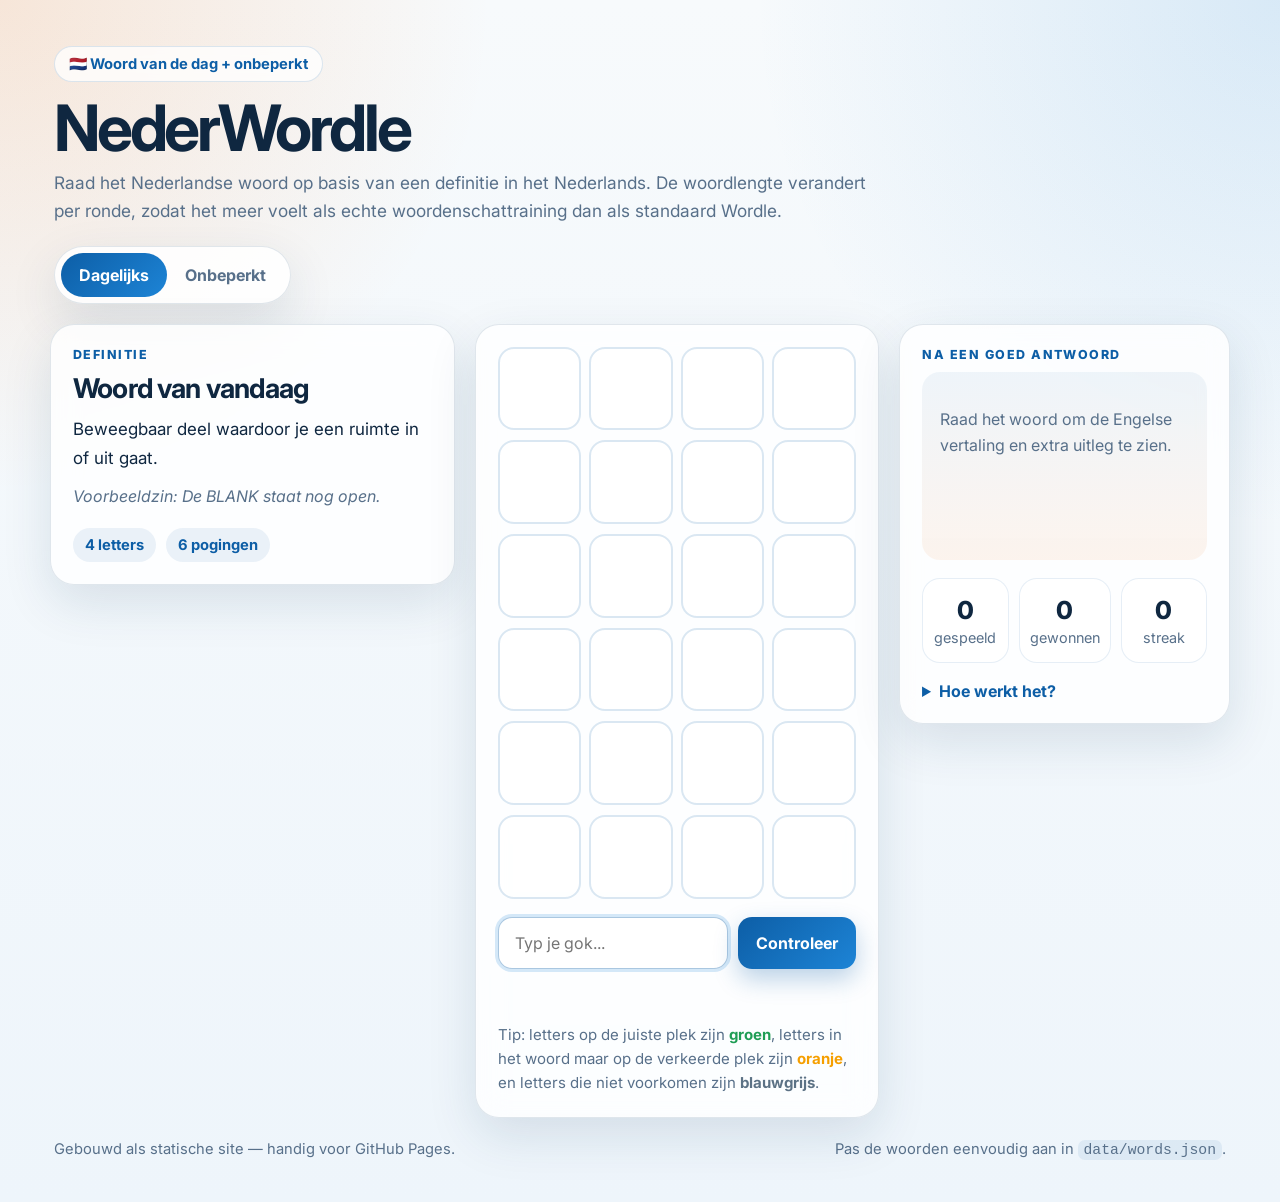
<file: nederword/index.html>
<!DOCTYPE html>
<html lang="nl">
<head>
  <meta charset="UTF-8">
  <meta name="viewport" content="width=device-width, initial-scale=1.0">
  <title>NederWordle — dagelijks Nederlands woordspel</title>
  <meta name="description" content="Een moderne, Dutch-themed woordspel om Nederlandse woordenschat te oefenen met definities, een dagelijks woord en onbeperkte modus.">
  <link rel="preconnect" href="https://fonts.googleapis.com">
  <link rel="preconnect" href="https://fonts.gstatic.com" crossorigin>
  <link href="https://fonts.googleapis.com/css2?family=Inter:wght@400;500;600;700;800&display=swap" rel="stylesheet">
  <link rel="stylesheet" href="styles.css">
  <meta name="apple-mobile-web-app-capable" content="yes">
  <meta name="apple-mobile-web-app-status-bar-style" content="default">

  <script>
    (function () {
      try {
        var raw = localStorage.getItem("worldleaderle_settings_v1");
        var parsed = raw ? JSON.parse(raw) : null;
        var theme = parsed && ["default", "dark", "light", "system"].includes(parsed.theme) ? parsed.theme : "default";
        document.documentElement.setAttribute("data-theme", theme);
      } catch (error) {
        document.documentElement.setAttribute("data-theme", "default");
      }
    })();
  </script>

  <link rel="icon" href="./favicon.ico" type="image/x-icon" />
  <link rel="icon" type="image/png" sizes="32x32" href="/favicon-32x32.png">
  <link rel="icon" type="image/png" sizes="16x16" href="/favicon-16x16.png">
  <link rel="apple-touch-icon" sizes="180x180" href="/apple-touch-icon.png">
  <link rel="manifest" href="/site.webmanifest">

  <!-- Google Tag Manager -->
  </div>

  <script>(function(w,d,s,l,i){w[l]=w[l]||[];w[l].push({'gtm.start':
  new Date().getTime(),event:'gtm.js'});var f=d.getElementsByTagName(s)[0],
  j=d.createElement(s),dl=l!='dataLayer'?'&l='+l:'';j.async=true;j.src=
  'https://www.googletagmanager.com/gtm.js?id='+i+dl;f.parentNode.insertBefore(j,f);
  })(window,document,'script','dataLayer','GTM-T97ZHZK5');</script>
  <!-- End Google Tag Manager -->

  <!-- Start cookieyes banner -->
	<script id="cookieyes" type="text/javascript" src="https://cdn-cookieyes.com/client_data/74caf25dbe8d2eeb22a01fda/script.js"></script>
  <!-- End cookieyes banner -->
  
</head>
<body>
  <!-- Google Tag Manager (noscript) -->
  <noscript><iframe src="https://www.googletagmanager.com/ns.html?id=GTM-T97ZHZK5"
  height="0" width="0" style="display:none;visibility:hidden"></iframe></noscript>
  <!-- End Google Tag Manager (noscript) -->
  <div class="page-shell">
    <header class="hero">
      <div class="hero__badge">🇳🇱 Woord van de dag + onbeperkt</div>
      <h1>NederWordle</h1>
      <p class="hero__subtitle">
        Raad het Nederlandse woord op basis van een definitie in het Nederlands.
        De woordlengte verandert per ronde, zodat het meer voelt als echte woordenschattraining dan als standaard Wordle.
      </p>

      <div class="top-controls">
        <div class="mode-switch" role="tablist" aria-label="Spelmodus">
          <button id="dailyModeBtn" class="mode-btn active" type="button" aria-pressed="true">Dagelijks</button>
          <button id="unlimitedModeBtn" class="mode-btn" type="button" aria-pressed="false">Onbeperkt</button>
        </div>
        <button id="newUnlimitedBtn" class="secondary-btn" type="button" hidden>Nieuw woord</button>
      </div>
    </header>

    <main class="game-layout">
      <section class="card clue-card">
        <div class="card__label">Definitie</div>
        <h2 id="modeTitle">Woord van vandaag</h2>
        <p id="definitionNl" class="definition"></p>
        <p id="exampleNl" class="example"></p>
        <div class="meta-row">
          <span id="lengthPill" class="pill"></span>
          <span id="attemptsPill" class="pill">6 pogingen</span>
        </div>
      </section>

      <section class="card board-card">
        <div id="board" class="board" aria-live="polite"></div>

        <form id="guessForm" class="guess-form" autocomplete="off">
          <label for="guessInput" class="sr-only">Jouw gok</label>
          <input id="guessInput" type="text" inputmode="text" autocapitalize="none" spellcheck="false" maxlength="20" placeholder="Typ je gok..." />
          <button type="submit" class="primary-btn">Controleer</button>
        </form>

        <div id="message" class="message" role="status" aria-live="polite"></div>
        <div class="action-row">
          <button id="shareBtn" class="secondary-btn" type="button" hidden>Deel resultaat</button>
        </div>

        <div class="keyboard-hint">
          Tip: letters op de juiste plek zijn <span class="hint correct">groen</span>,
          letters in het woord maar op de verkeerde plek zijn <span class="hint present">oranje</span>,
          en letters die niet voorkomen zijn <span class="hint absent">blauwgrijs</span>.
        </div>
      </section>

      <aside class="card sidebar-card">
        <div class="card__label">Na een goed antwoord</div>
        <div id="resultPanel" class="result-panel empty">
          <p>Raad het woord om de Engelse vertaling en extra uitleg te zien.</p>
        </div>

        <div class="stats">
          <div class="stat">
            <span class="stat__value" id="statPlayed">0</span>
            <span class="stat__label">gespeeld</span>
          </div>
          <div class="stat">
            <span class="stat__value" id="statWon">0</span>
            <span class="stat__label">gewonnen</span>
          </div>
          <div class="stat">
            <span class="stat__value" id="statStreak">0</span>
            <span class="stat__label">streak</span>
          </div>
        </div>

        <details class="howto">
          <summary>Hoe werkt het?</summary>
          <p>Je krijgt eerst een definitie in het Nederlands. Daarna probeer je het juiste woord te raden.</p>
          <p>De lengte van het woord verandert per ronde. Dat maakt het spel flexibeler en bruikbaarder voor taalverwerving.</p>
          <p>In de dagelijkse modus krijgt iedereen op dezelfde dag hetzelfde woord. In onbeperkte modus krijg je steeds een nieuw woord uit de woordbank.</p>
          <p>Na een goed antwoord verschijnt de Engelse vertaling, plus de Nederlandse definitie en een voorbeeldzin.</p>
        </details>
      </aside>
    </main>

    <footer class="footer">
      <span>Gebouwd als statische site — handig voor GitHub Pages.</span>
      <span>Pas de woorden eenvoudig aan in <code>data/words.json</code>.</span>
    </footer>
  </div>

  <script src="scripts/app.js"></script>
</body>
</html>
</file>
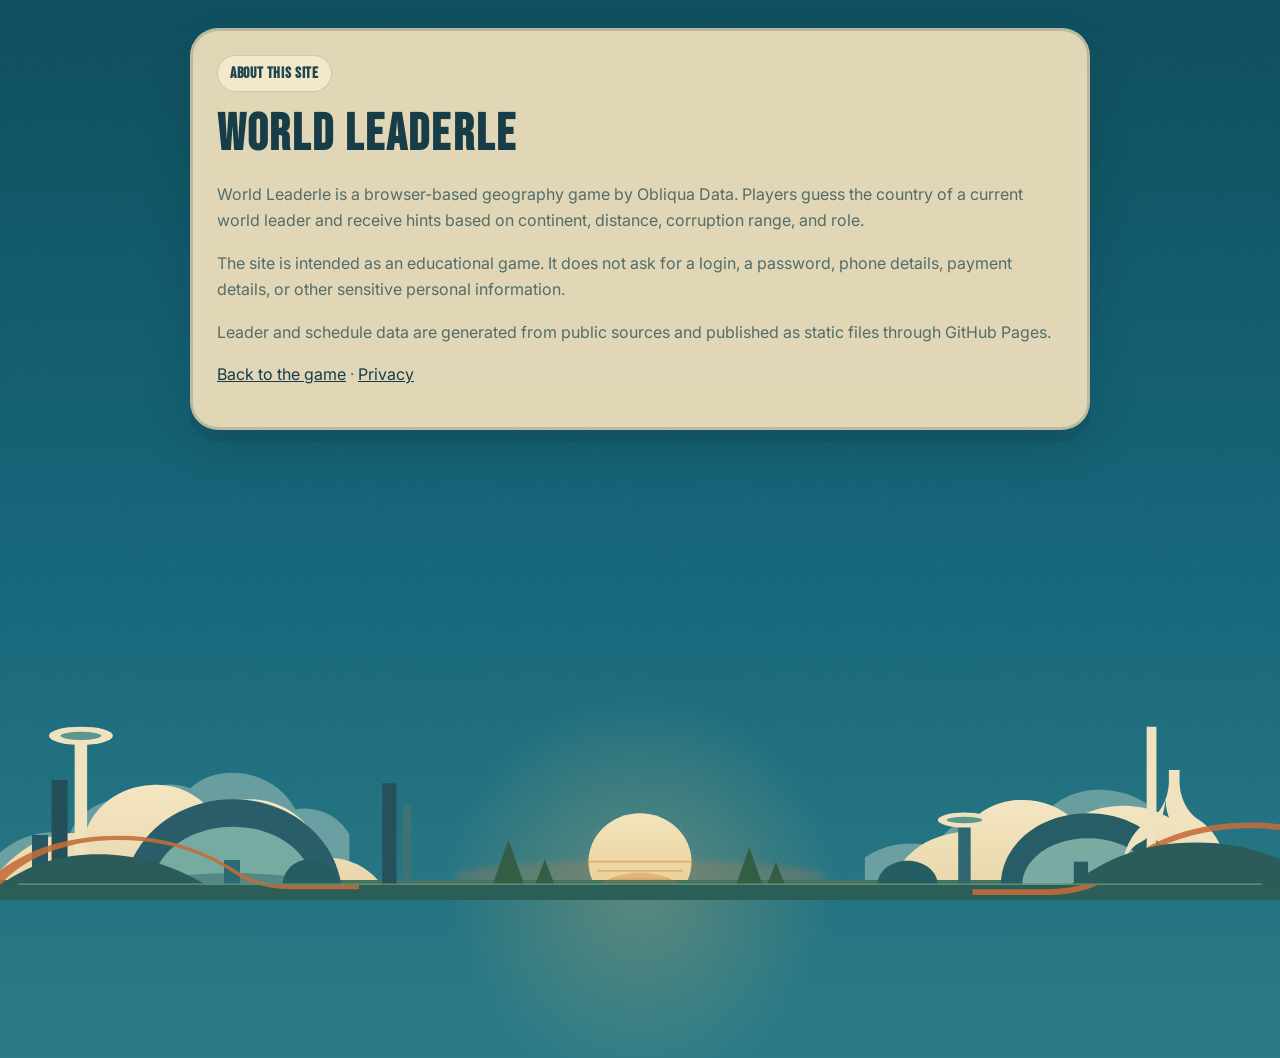
<file: about.html>
<!DOCTYPE html>
<html lang="en">
<head>
  <meta charset="UTF-8" />
  <meta name="viewport" content="width=device-width, initial-scale=1.0" />
  <title>About • World Leaderle</title>
  <meta name="description" content="About World Leaderle, a browser-based geography game by Obliqua Data." />
  <meta name="apple-mobile-web-app-capable" content="yes">
  <meta name="apple-mobile-web-app-status-bar-style" content="default">

  <link rel="preconnect" href="https://fonts.googleapis.com">
  <link rel="preconnect" href="https://fonts.gstatic.com" crossorigin>
  <link href="https://fonts.googleapis.com/css2?family=Bebas+Neue&family=Inter:wght@400;500;600;700;800&display=swap" rel="stylesheet">

  <script>
    (function () {
      try {
        var raw = localStorage.getItem("worldleaderle_settings_v1");
        var parsed = raw ? JSON.parse(raw) : null;
        var theme = parsed && ["default", "dark", "light", "system"].includes(parsed.theme) ? parsed.theme : "default";
        document.documentElement.setAttribute("data-theme", theme);
      } catch (error) {
        document.documentElement.setAttribute("data-theme", "default");
      }
    })();
  </script>

  <link rel="icon" href="./favicon.ico" type="image/x-icon" />
  <link rel="icon" type="image/png" sizes="32x32" href="/favicon-32x32.png">
  <link rel="icon" type="image/png" sizes="16x16" href="/favicon-16x16.png">
  <link rel="apple-touch-icon" sizes="180x180" href="/apple-touch-icon.png">
  <link rel="manifest" href="/site.webmanifest">

  <!-- Google Tag Manager -->
  <script>(function(w,d,s,l,i){w[l]=w[l]||[];w[l].push({'gtm.start':
  new Date().getTime(),event:'gtm.js'});var f=d.getElementsByTagName(s)[0],
  j=d.createElement(s),dl=l!='dataLayer'?'&l='+l:'';j.async=true;j.src=
  'https://www.googletagmanager.com/gtm.js?id='+i+dl;f.parentNode.insertBefore(j,f);
  })(window,document,'script','dataLayer','GTM-T97ZHZK5');</script>
  <!-- End Google Tag Manager -->

  <!-- Start cookieyes banner -->
	<script id="cookieyes" type="text/javascript" src="https://cdn-cookieyes.com/client_data/74caf25dbe8d2eeb22a01fda/script.js"></script>
  <!-- End cookieyes banner -->
   
  <style>
    :root {
      --bg: #07111f; --card: rgba(10,17,32,.82); --text: #eef4ff; --muted: #9fb0ca;
      --border: rgba(255,255,255,.12); --shadow: 0 20px 60px rgba(0,0,0,.35);
      font-family: Inter, system-ui, -apple-system, BlinkMacSystemFont, "Segoe UI", sans-serif;
      color-scheme: dark;
    }
    html[data-theme="default"] {
      color-scheme: light;
      --bg: #15657a; --card: rgba(239,223,187,.94); --text: #173d48; --muted: #526d6a;
      --border: rgba(32,70,74,.2); --shadow: 0 12px 0 rgba(19,53,62,.14), 0 22px 45px rgba(11,28,33,.16);
    }
    html[data-theme="light"] {
      color-scheme: light;
      --bg: #F1EAD7; --card: rgba(252,248,239,.94); --text: #2b4f22; --muted: #5d7254;
      --border: rgba(50,95,34,.14); --shadow: 0 20px 60px rgba(76,92,48,.12);
    }
    body { margin:0; min-height:100vh; color:var(--text);
      background: radial-gradient(circle at top left, rgba(76,201,240,.17), transparent 24%),
                  radial-gradient(circle at top right, rgba(124,58,237,.16), transparent 28%),
                  linear-gradient(180deg, #020814, #07111f);
      padding: 28px 16px 130px; position: relative; overflow-x:hidden; }
    html[data-theme="default"] body {
      background: radial-gradient(circle at 50% 84%, rgba(234,191,110,.28), transparent 18%), linear-gradient(180deg, #0d4c5d 0%, #15657a 55%, #2b7b87 100%);
    }
    html[data-theme="light"] body {
      background: radial-gradient(circle at top left, rgba(167,182,146,.22), transparent 24%), radial-gradient(circle at top right, rgba(133,179,128,.18), transparent 28%), linear-gradient(180deg, #fbf7ee, #F1EAD7);
    }
    @media (prefers-color-scheme: light) {
      html[data-theme="system"] { color-scheme: light; --bg: #F1EAD7; --card: rgba(252,248,239,.94); --text: #2b4f22; --muted: #5d7254; --border: rgba(50,95,34,.14); --shadow: 0 20px 60px rgba(76,92,48,.12); }
      html[data-theme="system"] body { background: radial-gradient(circle at top left, rgba(167,182,146,.22), transparent 24%), radial-gradient(circle at top right, rgba(133,179,128,.18), transparent 28%), linear-gradient(180deg, #fbf7ee, #F1EAD7); }
    }
    body::before, body::after { content:""; position:fixed; inset:0; pointer-events:none; opacity:0; }
    body::before { z-index:-2; background: linear-gradient(rgba(246,234,203,.06), rgba(246,234,203,.06)), url("./assets/paper-noise.png"); background-size:auto,256px 256px; background-repeat:repeat; mix-blend-mode:soft-light; }
    body::after { z-index:-1; inset:auto 0 0 0; height:min(34vh,300px); background:url("./assets/retro-skyline.svg") center bottom / cover no-repeat; }
    html[data-theme="default"] body::before, html[data-theme="default"] body::after { opacity:1; }
    .shell { max-width: 900px; margin: 0 auto; position:relative; z-index:1; }
    .card { background: var(--card); border:2px solid var(--border); border-radius:28px; box-shadow:var(--shadow); padding:24px; }
    html[data-theme="default"] .card { border-width:3px; }
    h1 { margin:0 0 10px; font-size: clamp(2.6rem, 4vw, 4rem); }
    html[data-theme="default"] h1, html[data-theme="default"] .eyebrow { font-family: "Bebas Neue", Impact, Haettenschweiler, "Arial Narrow Bold", sans-serif; letter-spacing:.04em; }
    p, li { color: var(--muted); line-height:1.65; }
    a { color: var(--text); }
    .eyebrow { display:inline-flex; padding:8px 12px; border-radius:999px; background: rgba(255,255,255,.05); border:1px solid rgba(255,255,255,.1); margin-bottom:12px; font-weight:700; }
    html[data-theme="default"] .eyebrow { background: rgba(245,233,205,.95); border-color: rgba(32,70,74,.18); color:#214751; }
  </style>
</head>
<body>
  <!-- Google Tag Manager (noscript) -->
  <noscript><iframe src="https://www.googletagmanager.com/ns.html?id=GTM-T97ZHZK5"
  height="0" width="0" style="display:none;visibility:hidden"></iframe></noscript>
  <!-- End Google Tag Manager (noscript) -->
  <div class="shell">
    <main class="card">
      <div class="eyebrow">About this site</div>
      <h1>World Leaderle</h1>
      <p>World Leaderle is a browser-based geography game by Obliqua Data. Players guess the country of a current world leader and receive hints based on continent, distance, corruption range, and role.</p>
      <p>The site is intended as an educational game. It does not ask for a login, a password, phone details, payment details, or other sensitive personal information.</p>
      <p>Leader and schedule data are generated from public sources and published as static files through GitHub Pages.</p>
      <p><a href="./">Back to the game</a> · <a href="./privacy.html">Privacy</a></p>
    </main>
  </div>
</body>
</html>
</file>
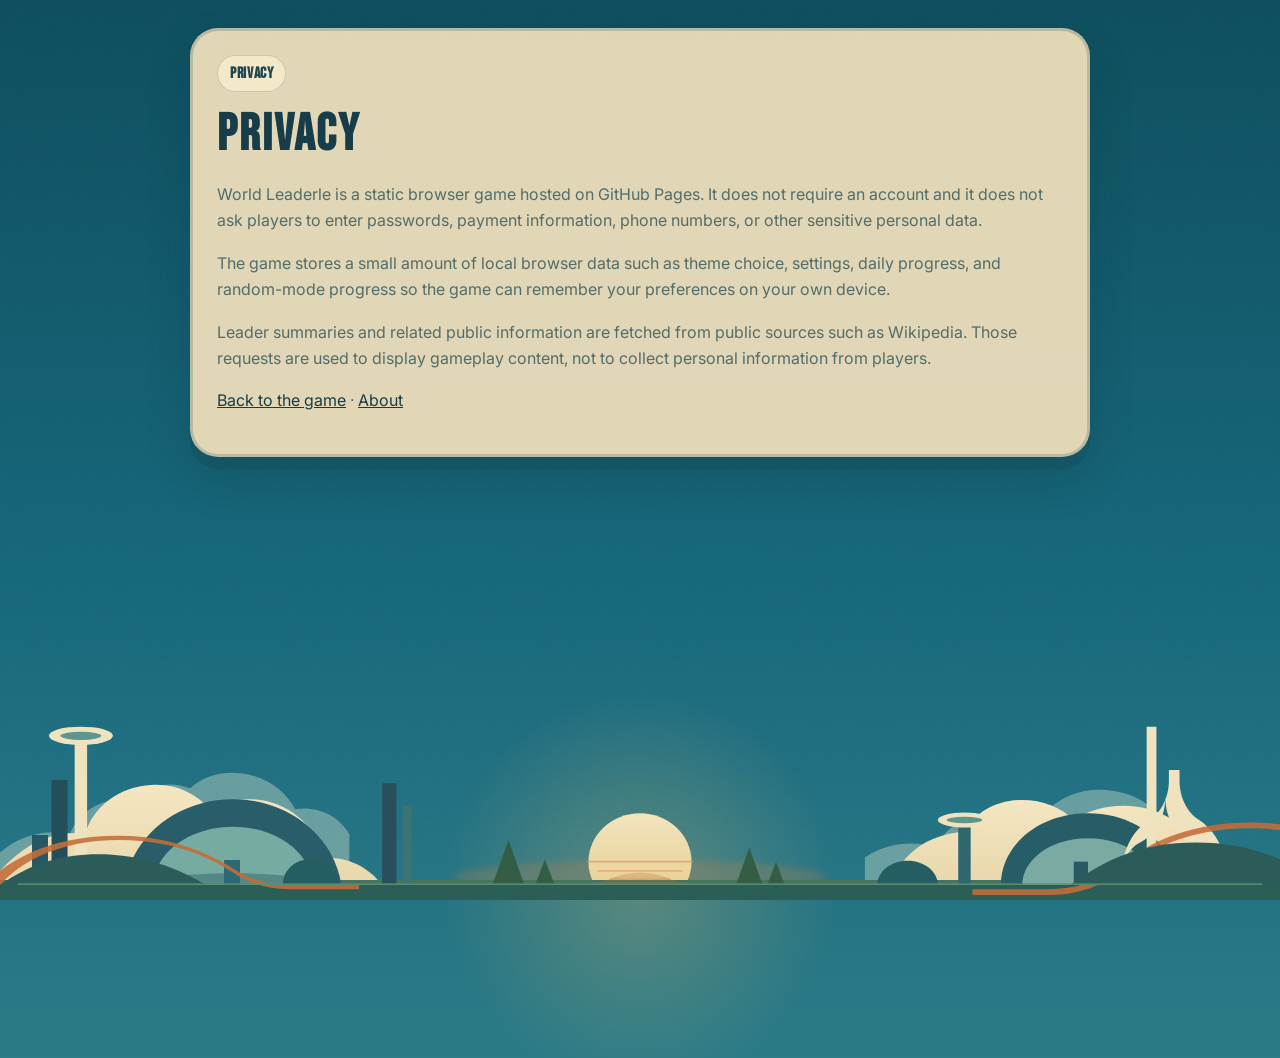
<file: privacy.html>
<!DOCTYPE html>
<html lang="en">
<head>
  <meta charset="UTF-8" />
  <meta name="viewport" content="width=device-width, initial-scale=1.0" />
  <title>Privacy • World Leaderle</title>
  <meta name="description" content="Privacy information for World Leaderle." />
  <meta name="apple-mobile-web-app-capable" content="yes">
  <meta name="apple-mobile-web-app-status-bar-style" content="default">

  <link rel="preconnect" href="https://fonts.googleapis.com">
  <link rel="preconnect" href="https://fonts.gstatic.com" crossorigin>
  <link href="https://fonts.googleapis.com/css2?family=Bebas+Neue&family=Inter:wght@400;500;600;700;800&display=swap" rel="stylesheet">

  <script>
    (function () {
      try {
        var raw = localStorage.getItem("worldleaderle_settings_v1");
        var parsed = raw ? JSON.parse(raw) : null;
        var theme = parsed && ["default", "dark", "light", "system"].includes(parsed.theme) ? parsed.theme : "default";
        document.documentElement.setAttribute("data-theme", theme);
      } catch (error) {
        document.documentElement.setAttribute("data-theme", "default");
      }
    })();
  </script>

  <link rel="icon" href="./favicon.ico" type="image/x-icon" />
  <link rel="icon" type="image/png" sizes="32x32" href="/favicon-32x32.png">
  <link rel="icon" type="image/png" sizes="16x16" href="/favicon-16x16.png">
  <link rel="apple-touch-icon" sizes="180x180" href="/apple-touch-icon.png">
  <link rel="manifest" href="/site.webmanifest">

  <!-- Google Tag Manager -->
  <script>(function(w,d,s,l,i){w[l]=w[l]||[];w[l].push({'gtm.start':
  new Date().getTime(),event:'gtm.js'});var f=d.getElementsByTagName(s)[0],
  j=d.createElement(s),dl=l!='dataLayer'?'&l='+l:'';j.async=true;j.src=
  'https://www.googletagmanager.com/gtm.js?id='+i+dl;f.parentNode.insertBefore(j,f);
  })(window,document,'script','dataLayer','GTM-T97ZHZK5');</script>
  <!-- End Google Tag Manager -->

  <!-- Start cookieyes banner -->
	<script id="cookieyes" type="text/javascript" src="https://cdn-cookieyes.com/client_data/74caf25dbe8d2eeb22a01fda/script.js"></script>
  <!-- End cookieyes banner -->

  <style>
    :root {
      --bg: #07111f; --card: rgba(10,17,32,.82); --text: #eef4ff; --muted: #9fb0ca;
      --border: rgba(255,255,255,.12); --shadow: 0 20px 60px rgba(0,0,0,.35);
      font-family: Inter, system-ui, -apple-system, BlinkMacSystemFont, "Segoe UI", sans-serif;
      color-scheme: dark;
    }
    html[data-theme="default"] {
      color-scheme: light;
      --bg: #15657a; --card: rgba(239,223,187,.94); --text: #173d48; --muted: #526d6a;
      --border: rgba(32,70,74,.2); --shadow: 0 12px 0 rgba(19,53,62,.14), 0 22px 45px rgba(11,28,33,.16);
    }
    html[data-theme="light"] {
      color-scheme: light;
      --bg: #F1EAD7; --card: rgba(252,248,239,.94); --text: #2b4f22; --muted: #5d7254;
      --border: rgba(50,95,34,.14); --shadow: 0 20px 60px rgba(76,92,48,.12);
    }
    body { margin:0; min-height:100vh; color:var(--text);
      background: radial-gradient(circle at top left, rgba(76,201,240,.17), transparent 24%),
                  radial-gradient(circle at top right, rgba(124,58,237,.16), transparent 28%),
                  linear-gradient(180deg, #020814, #07111f);
      padding: 28px 16px 130px; position: relative; overflow-x:hidden; }
    html[data-theme="default"] body {
      background: radial-gradient(circle at 50% 84%, rgba(234,191,110,.28), transparent 18%), linear-gradient(180deg, #0d4c5d 0%, #15657a 55%, #2b7b87 100%);
    }
    html[data-theme="light"] body {
      background: radial-gradient(circle at top left, rgba(167,182,146,.22), transparent 24%), radial-gradient(circle at top right, rgba(133,179,128,.18), transparent 28%), linear-gradient(180deg, #fbf7ee, #F1EAD7);
    }
    @media (prefers-color-scheme: light) {
      html[data-theme="system"] { color-scheme: light; --bg: #F1EAD7; --card: rgba(252,248,239,.94); --text: #2b4f22; --muted: #5d7254; --border: rgba(50,95,34,.14); --shadow: 0 20px 60px rgba(76,92,48,.12); }
      html[data-theme="system"] body { background: radial-gradient(circle at top left, rgba(167,182,146,.22), transparent 24%), radial-gradient(circle at top right, rgba(133,179,128,.18), transparent 28%), linear-gradient(180deg, #fbf7ee, #F1EAD7); }
    }
    body::before, body::after { content:""; position:fixed; inset:0; pointer-events:none; opacity:0; }
    body::before { z-index:-2; background: linear-gradient(rgba(246,234,203,.06), rgba(246,234,203,.06)), url("./assets/paper-noise.png"); background-size:auto,256px 256px; background-repeat:repeat; mix-blend-mode:soft-light; }
    body::after { z-index:-1; inset:auto 0 0 0; height:min(34vh,300px); background:url("./assets/retro-skyline.svg") center bottom / cover no-repeat; }
    html[data-theme="default"] body::before, html[data-theme="default"] body::after { opacity:1; }
    .shell { max-width: 900px; margin: 0 auto; position:relative; z-index:1; }
    .card { background: var(--card); border:2px solid var(--border); border-radius:28px; box-shadow:var(--shadow); padding:24px; }
    html[data-theme="default"] .card { border-width:3px; }
    h1 { margin:0 0 10px; font-size: clamp(2.6rem, 4vw, 4rem); }
    html[data-theme="default"] h1, html[data-theme="default"] .eyebrow { font-family: "Bebas Neue", Impact, Haettenschweiler, "Arial Narrow Bold", sans-serif; letter-spacing:.04em; }
    p, li { color: var(--muted); line-height:1.65; }
    a { color: var(--text); }
    .eyebrow { display:inline-flex; padding:8px 12px; border-radius:999px; background: rgba(255,255,255,.05); border:1px solid rgba(255,255,255,.1); margin-bottom:12px; font-weight:700; }
    html[data-theme="default"] .eyebrow { background: rgba(245,233,205,.95); border-color: rgba(32,70,74,.18); color:#214751; }
  </style>
</head>
<body>
  <!-- Google Tag Manager (noscript) -->
  <noscript><iframe src="https://www.googletagmanager.com/ns.html?id=GTM-T97ZHZK5"
  height="0" width="0" style="display:none;visibility:hidden"></iframe></noscript>
  <!-- End Google Tag Manager (noscript) -->
  <div class="shell">
    <main class="card">
      <div class="eyebrow">Privacy</div>
      <h1>Privacy</h1>
      <p>World Leaderle is a static browser game hosted on GitHub Pages. It does not require an account and it does not ask players to enter passwords, payment information, phone numbers, or other sensitive personal data.</p>
      <p>The game stores a small amount of local browser data such as theme choice, settings, daily progress, and random-mode progress so the game can remember your preferences on your own device.</p>
      <p>Leader summaries and related public information are fetched from public sources such as Wikipedia. Those requests are used to display gameplay content, not to collect personal information from players.</p>
      <p><a href="./">Back to the game</a> · <a href="./about.html">About</a></p>
    </main>
  </div>
</body>
</html>
</file>
<file: nederword/styles.css>
* {
  box-sizing: border-box;
}

:root {
  --bg-1: #f7fafc;
  --bg-2: #eef5fb;
  --card: rgba(255, 255, 255, 0.82);
  --stroke: rgba(14, 56, 96, 0.12);
  --text: #0f2740;
  --muted: #58708a;
  --brand: #0d5ea6;
  --brand-2: #1d84d6;
  --accent: #f47c20;
  --correct: #1f9d55;
  --present: #f59f00;
  --absent: #8ca0b3;
  --shadow: 0 18px 50px rgba(18, 55, 93, 0.12);
  --radius: 24px;
}

html, body {
  margin: 0;
  min-height: 100%;
  font-family: "Inter", system-ui, sans-serif;
  color: var(--text);
  background:
    radial-gradient(circle at top left, rgba(244, 124, 32, 0.16), transparent 28%),
    radial-gradient(circle at top right, rgba(29, 132, 214, 0.14), transparent 30%),
    linear-gradient(180deg, var(--bg-1), var(--bg-2));
}

body {
  padding: 28px 18px 40px;
}

.page-shell {
  width: min(1180px, 100%);
  margin: 0 auto;
}

.hero {
  padding: 18px 4px 20px;
}

.hero__badge {
  display: inline-flex;
  align-items: center;
  gap: 8px;
  border: 1px solid rgba(13, 94, 166, 0.14);
  background: rgba(255, 255, 255, 0.75);
  color: var(--brand);
  border-radius: 999px;
  padding: 8px 14px;
  font-size: 0.92rem;
  font-weight: 700;
  backdrop-filter: blur(8px);
}

h1 {
  margin: 16px 0 10px;
  font-size: clamp(2.6rem, 5vw, 4.5rem);
  line-height: 0.95;
  letter-spacing: -0.05em;
}

.hero__subtitle {
  max-width: 820px;
  font-size: 1.08rem;
  line-height: 1.65;
  color: var(--muted);
  margin: 0 0 20px;
}

.top-controls {
  display: flex;
  gap: 14px;
  flex-wrap: wrap;
  align-items: center;
}

.mode-switch {
  display: inline-flex;
  padding: 6px;
  border-radius: 999px;
  background: rgba(255,255,255,0.85);
  box-shadow: var(--shadow);
  border: 1px solid var(--stroke);
}

.mode-btn,
.primary-btn,
.secondary-btn {
  font: inherit;
  cursor: pointer;
  border: none;
  transition: transform .15s ease, opacity .15s ease, background .2s ease;
}

.mode-btn {
  padding: 12px 18px;
  border-radius: 999px;
  background: transparent;
  color: var(--muted);
  font-weight: 700;
}

.mode-btn.active {
  background: linear-gradient(135deg, var(--brand), var(--brand-2));
  color: white;
}

.primary-btn {
  background: linear-gradient(135deg, var(--brand), var(--brand-2));
  color: white;
  padding: 14px 18px;
  border-radius: 14px;
  font-weight: 700;
  box-shadow: 0 10px 24px rgba(13, 94, 166, 0.28);
}

.secondary-btn {
  background: rgba(255,255,255,0.85);
  color: var(--brand);
  border: 1px solid rgba(13, 94, 166, 0.16);
  padding: 14px 18px;
  border-radius: 14px;
  font-weight: 700;
}

.mode-btn:hover,
.primary-btn:hover,
.secondary-btn:hover {
  transform: translateY(-1px);
}

.game-layout {
  display: grid;
  grid-template-columns: 1.1fr 1.1fr 0.9fr;
  gap: 20px;
  align-items: start;
}

.card {
  background: var(--card);
  border: 1px solid var(--stroke);
  border-radius: var(--radius);
  box-shadow: var(--shadow);
  backdrop-filter: blur(14px);
  padding: 22px;
}

.card__label {
  font-size: .78rem;
  letter-spacing: .12em;
  text-transform: uppercase;
  color: var(--brand);
  font-weight: 800;
  margin-bottom: 10px;
}

.clue-card h2 {
  margin: 0 0 10px;
  font-size: 1.7rem;
  letter-spacing: -0.03em;
}

.definition {
  font-size: 1.06rem;
  line-height: 1.7;
  margin: 0 0 12px;
}

.example {
  margin: 0;
  color: var(--muted);
  font-style: italic;
  line-height: 1.6;
}

.meta-row {
  display: flex;
  gap: 10px;
  flex-wrap: wrap;
  margin-top: 18px;
}

.pill {
  display: inline-flex;
  align-items: center;
  padding: 8px 12px;
  border-radius: 999px;
  background: rgba(13, 94, 166, 0.08);
  color: var(--brand);
  font-weight: 700;
  font-size: 0.92rem;
}

.board {
  display: grid;
  gap: 10px;
  margin-bottom: 18px;
}

.row {
  display: grid;
  gap: 8px;
}

.tile {
  width: 100%;
  aspect-ratio: 1 / 1;
  border-radius: 16px;
  display: grid;
  place-items: center;
  font-size: clamp(1rem, 2vw, 1.35rem);
  font-weight: 800;
  text-transform: uppercase;
  border: 2px solid rgba(13, 94, 166, 0.15);
  background: rgba(255,255,255,0.65);
  color: var(--text);
}

.tile.correct {
  background: rgba(31, 157, 85, 0.16);
  border-color: rgba(31, 157, 85, 0.4);
  color: #0a6637;
}

.tile.present {
  background: rgba(245, 159, 0, 0.16);
  border-color: rgba(245, 159, 0, 0.42);
  color: #9a6200;
}

.tile.absent {
  background: rgba(140, 160, 179, 0.18);
  border-color: rgba(140, 160, 179, 0.42);
  color: #4c6174;
}

.guess-form {
  display: grid;
  grid-template-columns: 1fr auto;
  gap: 10px;
}

.guess-form input {
  width: 100%;
  padding: 15px 16px;
  border-radius: 14px;
  border: 1px solid rgba(13, 94, 166, 0.18);
  background: rgba(255,255,255,0.85);
  font: inherit;
  font-size: 1rem;
  color: var(--text);
}

.guess-form input:focus {
  outline: 3px solid rgba(29,132,214,0.18);
  border-color: rgba(13, 94, 166, 0.35);
}

.message {
  min-height: 28px;
  margin-top: 12px;
  color: var(--brand);
  font-weight: 700;
}

.keyboard-hint {
  margin-top: 14px;
  font-size: 0.94rem;
  line-height: 1.6;
  color: var(--muted);
}

.hint.correct { color: var(--correct); font-weight: 700; }
.hint.present { color: var(--present); font-weight: 700; }
.hint.absent { color: #5c7285; font-weight: 700; }

.result-panel {
  border-radius: 18px;
  background: linear-gradient(180deg, rgba(13, 94, 166, 0.06), rgba(244, 124, 32, 0.08));
  padding: 18px;
  min-height: 188px;
  line-height: 1.65;
}

.result-panel.empty {
  color: var(--muted);
}

.result-word {
  font-size: 1.6rem;
  font-weight: 800;
  margin: 0 0 8px;
  letter-spacing: -0.03em;
}

.translation {
  margin: 0 0 10px;
  color: var(--brand);
  font-weight: 700;
}

.stats {
  display: grid;
  grid-template-columns: repeat(3, 1fr);
  gap: 10px;
  margin-top: 18px;
}

.stat {
  background: rgba(255,255,255,0.72);
  border: 1px solid rgba(13, 94, 166, 0.1);
  border-radius: 18px;
  padding: 16px 10px;
  text-align: center;
}

.stat__value {
  display: block;
  font-size: 1.55rem;
  font-weight: 800;
}

.stat__label {
  display: block;
  font-size: 0.9rem;
  color: var(--muted);
  margin-top: 4px;
}

.howto {
  margin-top: 18px;
}

.howto summary {
  cursor: pointer;
  font-weight: 700;
  color: var(--brand);
}

.howto p {
  color: var(--muted);
  line-height: 1.65;
}

.footer {
  display: flex;
  gap: 10px 18px;
  flex-wrap: wrap;
  justify-content: space-between;
  margin-top: 18px;
  color: var(--muted);
  font-size: 0.92rem;
  padding: 4px;
}

code {
  font-family: ui-monospace, SFMono-Regular, Menlo, Consolas, monospace;
  background: rgba(13, 94, 166, 0.08);
  padding: 2px 6px;
  border-radius: 7px;
}

.sr-only {
  position: absolute;
  width: 1px;
  height: 1px;
  margin: -1px;
  padding: 0;
  overflow: hidden;
  border: 0;
  clip: rect(0, 0, 0, 0);
}

@media (max-width: 1020px) {
  .game-layout {
    grid-template-columns: 1fr;
  }
}

@media (max-width: 680px) {
  body {
    padding: 18px 12px 28px;
  }

  .card {
    padding: 18px;
    border-radius: 22px;
  }

  .guess-form {
    grid-template-columns: 1fr;
  }

  .stats {
    grid-template-columns: repeat(3, 1fr);
  }
}
</file>
